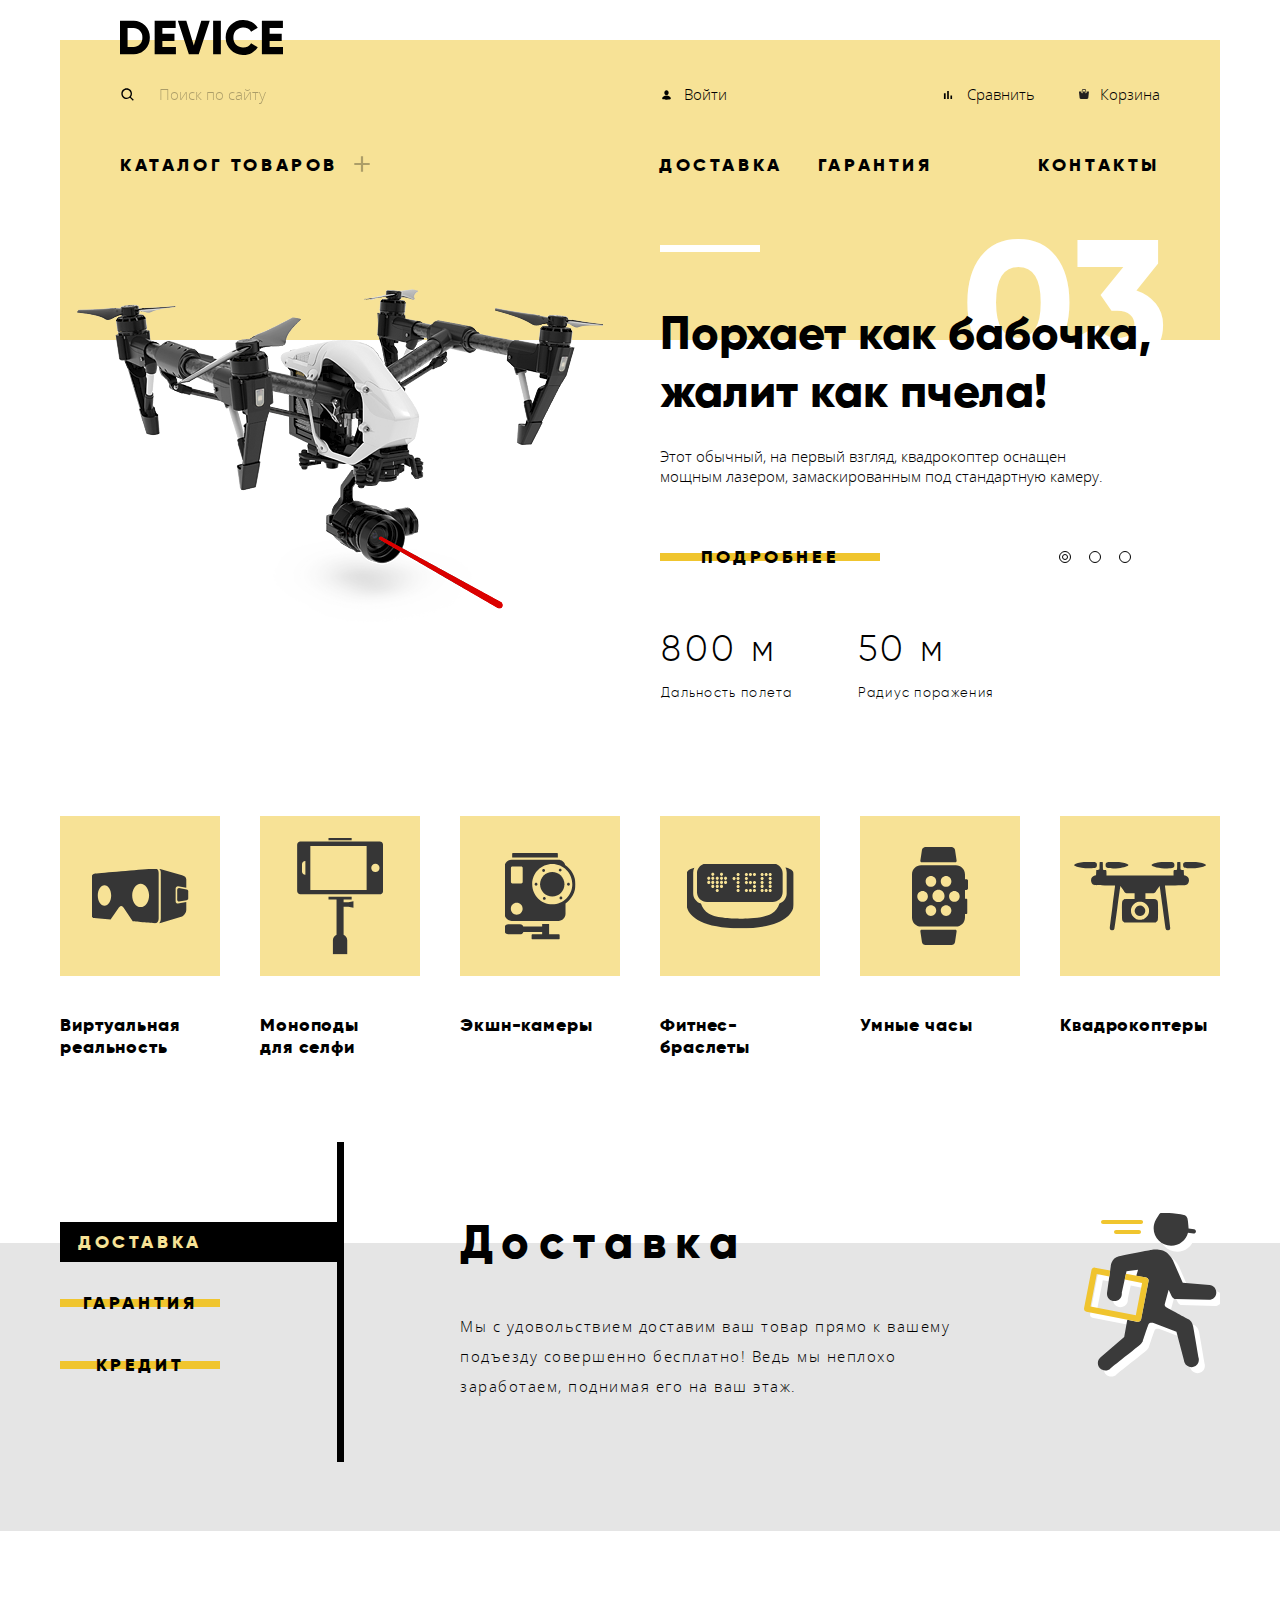
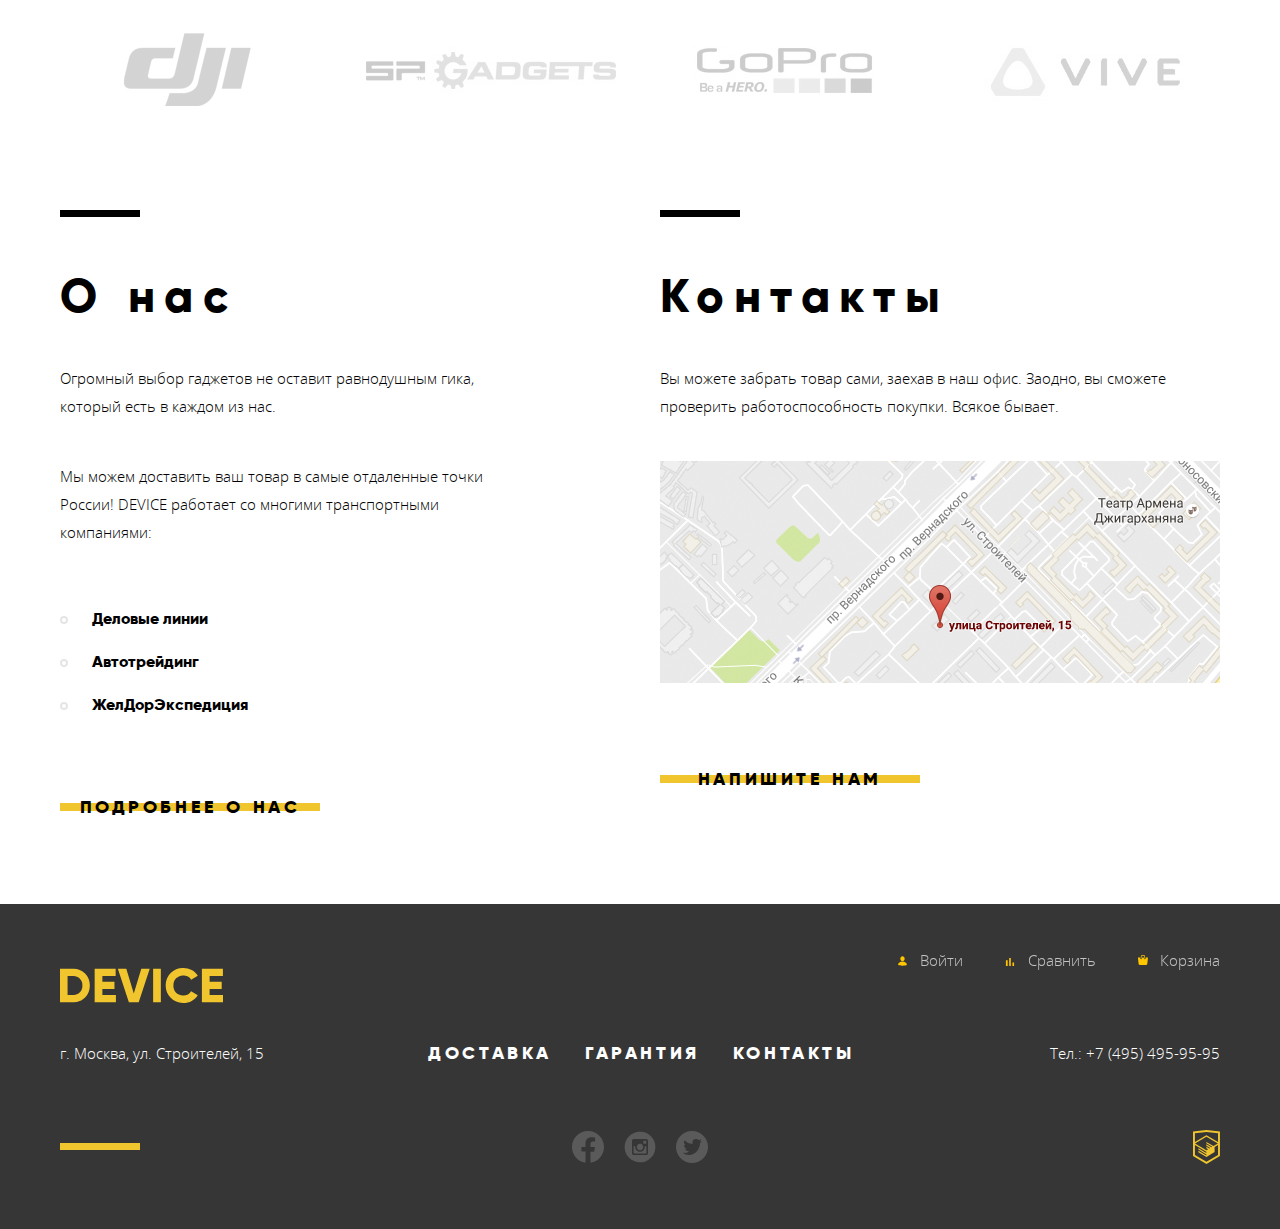
<file: index.html>
<!DOCTYPE html>
<html class="page" lang="ru">

<head>
  <meta charset="utf-8">
  <title>Интернет-магазин фототехники Девайс</title>
  <link rel="stylesheet" href="css/normalize.min.css">
  <link rel="stylesheet" href="css/style.min.css">
  <link rel="icon" href="favicon.ico">
  <link rel="icon" href="img/favicon/favicon.svg" type="image/svg+xml">
  <link rel="apple-touch-icon" href="img/favicon/favicon-180.png">
</head>

<body class="page-body">
  <header class="main-header container">
    <nav class="main-navigation">
      <a class="main-header-logo"><img src="img/device-logo-black.svg" width="163" height="35"
          alt="Логотип магазина Device">
      </a>

      <form class="search">
        <label class="visually-hidden" for="search-site">Поиск</label>
        <input type="text" class="search-site" id="search-site" name="search" value="Поиск по сайту">
        <button class="search-button" type="submit">Найти</button>
      </form>
      <div class="account-menu">
        <a class="link login-link" href="blank.html"><span></span>Войти</a>
        <a class="link compare" href="blank.html"><span></span>Сравнить</a>
        <a class="link basket" href="blank.html"><span></span>Корзина</a>
      </div>

      <ul class="catalog">
        <li class="menu-decor">
          <a class="link menu" href="catalog.html"><span>Каталог товаров</span></a>
          <ul class="catalog-items">
            <li><a class="link opacity-hover opacity-active" href="catalog.html">Виртуальная реальность</a></li>
            <li><a class="link opacity-hover opacity-active" href="catalog.html">Моноподы для селфи</a></li>
            <li><a class="link opacity-hover opacity-active" href="catalog.html">Экшн-камеры</a></li>
            <li><a class="link opacity-hover opacity-active" href="catalog.html">Фитнес-браслеты</a></li>
            <li><a class="link opacity-hover opacity-active" href="catalog.html">Умные часы</a></li>
            <li><a class="link opacity-hover opacity-active" href="catalog.html">Квадрокоптер</a></li>
          </ul>
        </li>
        <li class="menu-delivery"><a class="link menu  opacity-hover opacity-active" href="blank.html">Доставка</a></li>
        <li class="menu-guarantee"><a class="link menu  opacity-hover opacity-active" href="blank.html">Гарантия</a>
        </li>
        <li class="menu-contacts"><a class="link menu opacity-hover opacity-active" href="blank.html">Контакты</a></li>
      </ul>
    </nav>
  </header>

  <main>

    <h1 class="title-hidden">Интернет-магазин фототехники Девайс</h1>

    <section class="sliders">
      <h2 class="title-hidden">Товар дня</h2>
      <div class="slide container">
        <div class="slider">
          <a><img src="img/content/long-selfie-stick.svg" width="384" height="486"
              alt="Самая длинная селфи-палкa 8,5 метров">
          </a>
          <div class="slider-info-area">
            <span class="slider-count">01</span>
            <p class="slider-caption"> Делай селфи, <br>
              как Бен Стиллер!</p>
            <p class="main-slider-text">Самая длинная палка для селфи доступна в нашем магазине.<br>
              Восемь (Восемь, Карл!) метров длиной и весом всего 5 килограмм.</p>
            <a class="link style-button" href="blank.html">Подробнее</a>
            <table class="table">
              <tr class="table-header table-header-first">
                <td>8,5 м</td>
                <td>5 кг</td>
                <td>Карбон</td>
              </tr>
              <tr class="table-row">
                <td>Длина палки</td>
                <td>Вес палки</td>
                <td>Материал</td>
              </tr>
            </table>
          </div>
        </div>
      </div>

      <div class="slide container">
        <div class="slider">
          <a><img class="photo-area" src="img/content/fitness-bracelet.svg" width="345" height="485"
              alt="Фитнес-браслет">
          </a>
          <div class="slider-info-area">
            <span class="slider-count">02</span>
            <p class="slider-caption">Худеем <br>
              правильно!</p>
            <p class="main-slider-text">Мотивирующие фитнес-браслеты помогут найти в себе силы <br>
              не пропускать занятия и соблюдать диету.</p>
            <a class="link style-button" href="blank.html">Подробнее</a>
            <table class="table">
              <tr class="table-header">
                <td>48 часов</td>
              </tr>
              <tr class="table-row">
                <td>Без подзарядки</td>
              </tr>
            </table>
          </div>
        </div>
      </div>

      <div class="slide container slide-current">
        <div class="slider">
          <a><img class="photo-area" src="img/content/quadcopter.svg" width="526" height="334" alt="Квадрокоптер">
          </a>
          <div class="slider-info-area">
            <span class="slider-count">03</span>
            <p class="slider-caption">Порхает как бабочка, <br>
              жалит как пчела!</p>
            <p class="main-slider-text">Этот обычный, на первый взгляд, квадрокоптер оснащен<br>
              мощным лазером, замаскированным под стандартную камеру.</p>
            <a class="link style-button" href="blank.html">Подробнее</a>
            <table class="table">
              <tr class="table-header table-header-third">
                <td>800 м</td>
                <td>50 м</td>
              </tr>
              <tr class="table-row">
                <td>Дальность полета</td>
                <td>Радиус поражения</td>
              </tr>
            </table>
          </div>
        </div>
      </div>

      <div class="container">
        <ul class="slider-buttons">
          <li>
            <button class="slider-button current" type="button" aria-label="Первый слайд"></button>
          </li>
          <li>
            <button class="slider-button " type="button" aria-label="Второй слайд"></button>
          </li>
          <li>
            <button class="slider-button" type="button" aria-label="Третий слайд"></button>
          </li>
        </ul>
      </div>
    </section>



    <section class="popular-services container">

      <h2>Services</h2>

      <ul class="services-table">
        <li class="services"> <a class="link services-link" href="catalog.html">
            <div class="services-background"><img src="img/popular-1.svg" width="97" height="55" alt="Иконка раздела">
            </div>
            <h3 class="services-subtitle">Виртуальная реальность</h3>
          </a>
        </li>
        <li class="services"> <a class="link services-link" href="catalog.html">
            <div class="services-background"><img src="img/popular-2.svg" width="88" height="117" alt="Иконка раздела">
            </div>
            <h3 class="services-subtitle">Моноподы для&nbsp;селфи</h3>
          </a>
        </li>
        <li class="services"> <a class="link services-link" href="catalog.html">
            <div class="services-background"><img src="img/popular-3.svg" width="71" height="87" alt="Иконка раздела">
            </div>
            <h3 class="services-subtitle">Экшн-камеры</h3>
          </a>
        </li>
        <li class="services"> <a class="link services-link" href="catalog.html">
            <div class="services-background"><img src="img/popular-4.svg" width="107" height="65" alt="Иконка раздела">
            </div>
            <h3 class="services-subtitle">Фитнес-браслеты</h3>
          </a>
        </li>
        <li class="services"> <a class="link services-link" href="catalog.html">
            <div class="services-background"><img src="img/popular-5.svg" width="56" height="98" alt="Иконка раздела">
            </div>
            <h3 class="services-subtitle">Умные часы</h3>
          </a>
        </li>
        <li class="services"> <a class="link services-link" href="catalog.html">
            <div class="services-background"><img src="img/popular-6.svg" width="132" height="69" alt="Иконка раздела">
            </div>
            <h3 class="services-subtitle">Квадрокоптеры</h3>
          </a>
        </li>
      </ul>
    </section>
    <section class="features">

      <h2>Условия покупки</h2>

      <div class="features-area container">
        <ul class="features-list">
          <li class="current"><a class="link  features-button-current " href="blank.html">Доставка</a></li>
          <li><a class="link  style-button features-style-button" href="blank.html">Гарантия</a></li>
          <li><a class="link style-button features-style-button" href="blank.html">Кредит</a></li>
        </ul>

        <div class="features-info-area">
          <div class="features-slide features-slide-current">
            <div class="features-info-item">
              <div>
                <h3 class="section-caption"> Доставка</h3>
                <p class="slider-text">Мы с удовольствием доставим ваш товар прямо к вашему
                  подъезду совершенно бесплатно! Ведь мы неплохо
                  заработаем, поднимая его на ваш этаж.</p>
              </div>
              <img class="decor-img" src="img/delivery.svg" width="136" height="164" alt="Декоративное изображение">
            </div>
          </div>

          <div class="features-slide">
            <div class="features-info-item">
              <div>
                <h3 class="section-caption"> Гарантия</h3>
                <p class="slider-text">Если из-за возгорания купленного у нас товара у вас сгорит дом —
                  не переживайте, мы выдадим вам новый.
                  Товар, не дом, конечно же.</p>
              </div>
              <img class="decor-img" src="img/warranty.svg" width="171" height="195" alt="Декоративное изображение">
            </div>
          </div>

          <div class="features-slide ">
            <div class="features-info-item">
              <div>
                <h3 class="section-caption"> Кредит</h3>
                <p class="slider-text">Залезть в долговую яму стало проще! Кредитные консультанты
                  подберут для вас наиболее выгодные
                  условия кредита. Выгодные для нашего банка, разумеется.</p>
              </div>
              <img class="decor-img" src="img/credit.svg" width="156" height="188" alt="Декоративное изображение">
            </div>
          </div>
        </div>
      </div>
    </section>

    <section class="company-logo container">
      <h2>Компании производители</h2>
      <ul class="company-area">
        <li class="logo-adv"> <a><img src="img/logo-dji.png" width="260" height="100" alt="Логотип компании DGI"></a>
        </li>
        <li class="logo-adv"> <a><img src="img/logo-spgadgets.png" width="260" height="100"
              alt="Логотип компании SPGadgets"></a>
        </li>
        <li class="logo-adv"> <a><img src="img/logo-gopro.png" width="260" height="100"
              alt="Логотип компании GoPro"></a>
        </li>
        <li class="logo-adv"> <a><img src="img/logo-vive.png" width="260" height="100" alt="Логотип компании Vive"></a>
        </li>
      </ul>
    </section>

    <div class="info-area container">
      <section class="about-us">
        <h2>О нас</h2>
        <p class="text">Огромный выбор гаджетов не оставит равнодушным гика,
          который есть в каждом из нас.</p>
        <p class="text">Мы можем доставить ваш товар в самые отдаленные точки
          России! DEVICE работает со многими транспортными компаниями:</p>
        <ul class="list-transport-company">
          <li class="transport-company">Деловые линии</li>
          <li class="transport-company">Автотрейдинг</li>
          <li class="transport-company">ЖелДорЭкспедиция</li>
        </ul>
        <a class=" link style-button" href="blank.html">Подробнее о нас</a>
      </section>
      <section class="contacts">
        <h2>Контакты</h2>
        <p class="text">Вы можете забрать товар сами, заехав в наш офис. Заодно, вы сможете
          проверить работоспособность покупки. Всякое бывает.</p>
        <a
          href="https://www.google.ru/maps/place/%D1%83%D0%BB.+%D0%A1%D1%82%D1%80%D0%BE%D0%B8%D1%82%D0%B5%D0%BB%D0%B5%D0%B9,+15,+%D0%9C%D0%BE%D1%81%D0%BA%D0%B2%D0%B0,+119311/@55.687031,37.5274293,17z/data=!3m1!4b1!4m5!3m4!1s0x46b54cf65f5c8955:0x694710ccd55501e!8m2!3d55.687031!4d37.529618?hl=ru"><img
            src="img/content/map.jpg" width="560" height="222" alt="Карта офиса по адресу улица Строителей, 15"></a>
        <a class="link style-button" href="blank.html">Напишите нам</a>
      </section>
    </div>

  </main>


  <footer class="main-footer">

    <div class="footer-area">
      <a class="main-logo opacity-hover opacity-active"><img src="img/device-logo-yellow.svg" width="163" height="35"
          alt="Логотип магазина Device"> </a>

      <section class="footer-menu">
        <h2>Функции сайта</h2>
        <a class="link  nav-footer footer-login-link " href="blank.html"><span>Войти</span></a>
        <a class="link  nav-footer footer-compare" href="blank.html"><span>Сравнить</span></a>
        <a class="link  nav-footer footer-basket" href="blank.html"><span>Корзина</span></a>
      </section>
      <section class="address-area">
        <h2>Адрес компании</h2>
        <p class="footer-address">г. Москва, ул. Строителей, 15
        </p>
      </section>


      <section class="footer-features">
        <h2> Условия покупки</h2>
        <ul class="footer-feature-list">
          <li><a class="link opacity-hover opacity-active" href="blank.html">Доставка</a>
          </li>
          <li><a class="link opacity-hover opacity-active" href="blank.html">Гарантия</a>
          </li>
          <li><a class="link opacity-hover opacity-active" href="blank.html">Контакты</a>
          </li>
        </ul>
      </section>

      <section class="contacts-phone-area">
        <h2>Контактный номер</h2>
        <p>Тел.: <a class="link contacts-phone" href="tel:+74954959595">+7 (495) 495-95-95</a>
        </p>
      </section>

      <section class="social">
        <h2> Социальные сети</h2>
        <ul class="social-list">
          <li>
            <a class="link social-button" href="#"><img src="img/icon-facebook.svg" width="32" height="32"
                alt="Фейсбук"></a>
          </li>
          <li>
            <a class="link social-button" href="#"><img src="img/icon-instagram.svg" width="32" height="32"
                alt="Инстаграм"></a>
          </li>
          <li>
            <a class="link social-button" href="#"><img src="img/icon-twitter.svg" width="32" height="32"
                alt="Твиттер"></a>
          </li>
        </ul>
      </section>

      <div class="logo-area">
        <p class="footer-copyright opacity-hover opacity-active">
          <a href="https://htmlacademy.ru/intensive/htmlcss"><img src="img/logo-html-academy.svg" width="27" height="34"
              alt="Логотип HTML-Academy"></a>
        </p>
      </div>
    </div>

  </footer>

  <section class=" modal form-wrapper">
    <h2 class="visually-hidden"> Напишите нам</h2>
    <form action="https://echo.htmlacademy.ru" method="post" class="form">
      <p class=" appointment form-appointment-name">
        <label for="appointment-name">Ваше имя:</label>
        <input class="appointment-name" id="appointment-name" type="text" name="name" placeholder="Имя Фамилия">
      </p>
      <p class="appointment form-appointment-email">
        <label for="appointment-email">Ваш e-mail:</label>
        <input class="appointment-email" id="appointment-email" type="email" name="email"
          placeholder="email@example.com">
      </p>
      <p class=" appointment form-appointment-text">
        <label for="appointment-text">Текст письма:</label>
        <textarea class="appointment-text" id="appointment-text" name="text" placeholder="В свободной форме"></textarea>
      </p>
      <button class="style-button form-appointment-button" type="submit">Отправить</button>
      <button class="button-closed" type="button" aria-label="Закрыть"></button>
    </form>
  </section>


  <section class="modal modal-map">
    <h2 class="visually-hidden"> Карта </h2>
    <a
      href="https://www.google.ru/maps/place/%D1%83%D0%BB.+%D0%A1%D1%82%D1%80%D0%BE%D0%B8%D1%82%D0%B5%D0%BB%D0%B5%D0%B9,+15,+%D0%9C%D0%BE%D1%81%D0%BA%D0%B2%D0%B0,+119311/@55.687031,37.5274293,17z/data=!3m1!4b1!4m5!3m4!1s0x46b54cf65f5c8955:0x694710ccd55501e!8m2!3d55.687031!4d37.529618?hl=ru"><img
        src="img/content/map-big.jpg" width="994" height="593" alt="Карта офиса по адресу улица Строителей, 15"></a>
    <button class="button-closed" type="button" aria-label="Закрыть"></button>
  </section>

</body>
</html>
</file>
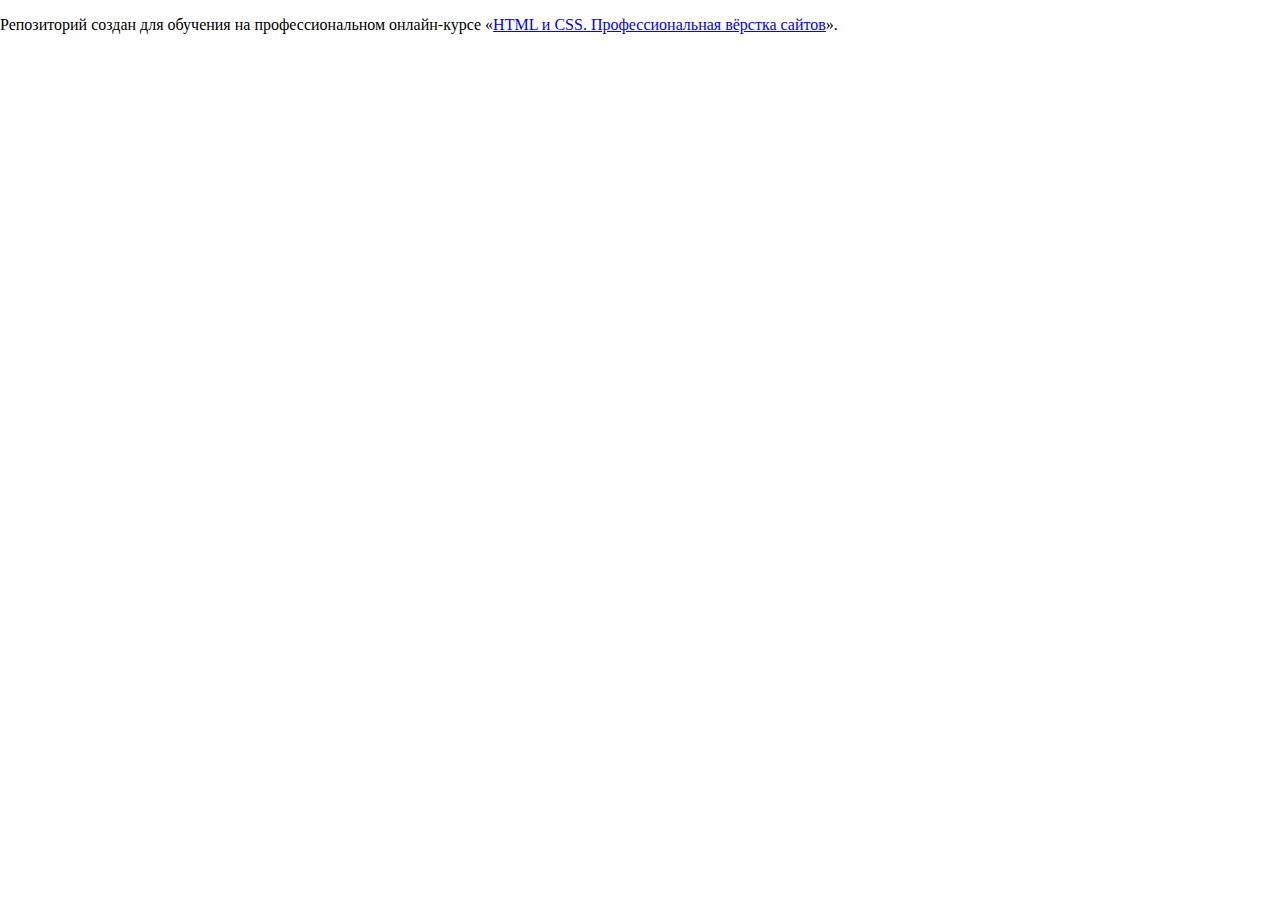
<file: blank.html>
<!DOCTYPE html>
<html lang="ru">

<head>
  <meta charset="utf-8">
  <title>Интернет-магазин фототехники Девайс</title>
  <link rel="stylesheet" href="css/normalize.min.css">
  <link rel="stylesheet" href="css/style.min.css">
  <link rel="icon" href="favicon.ico">
  <link rel="icon" href="img/favicon/favicon.svg" type="image/svg+xml">
  <link rel="apple-touch-icon" href="img/favicon/favicon-180.png">
</head>


<body>
  <header></header>
  <main>
    <p>Репозиторий создан для обучения на профессиональном онлайн‑курсе «<a
        href="https://htmlacademy.ru/intensive/htmlcss">HTML и CSS. Профессиональная вёрстка сайтов</a>».</p>
  </main>
  <footer></footer>
</body>

</html>
</file>
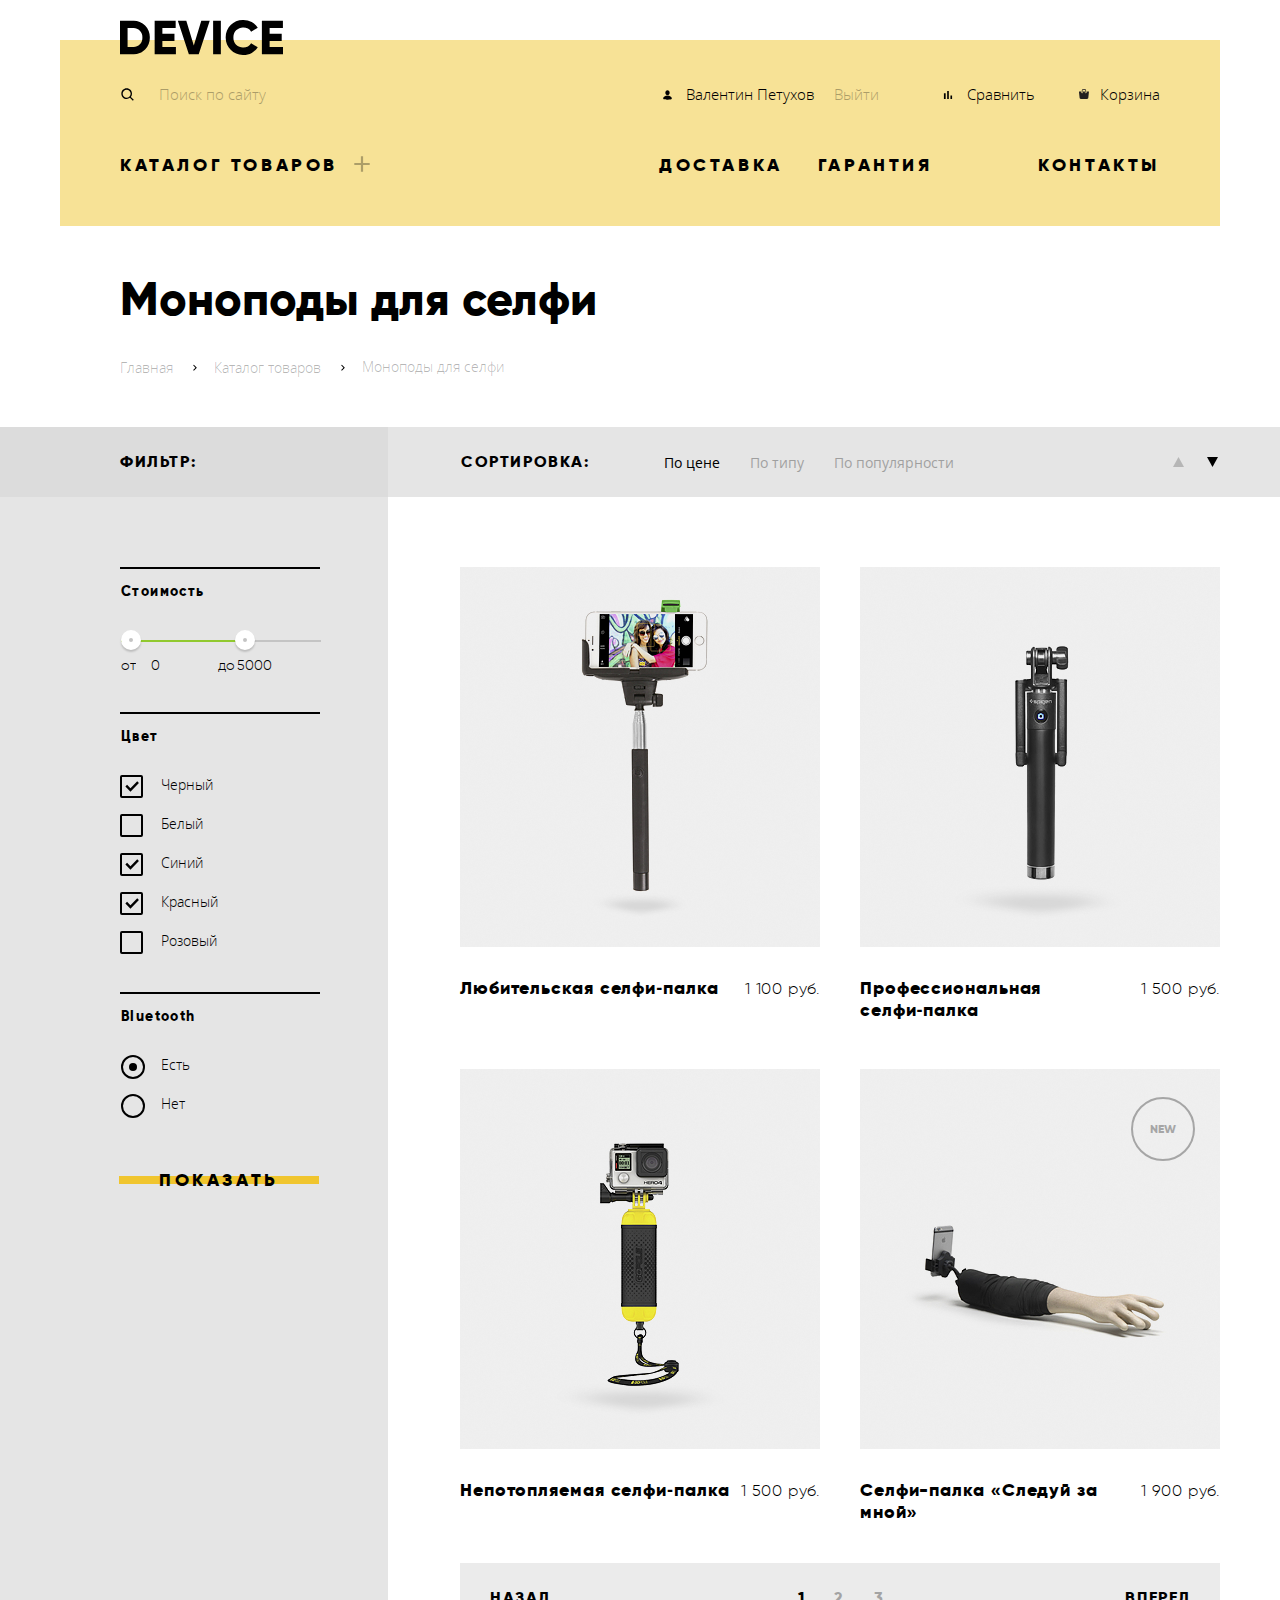
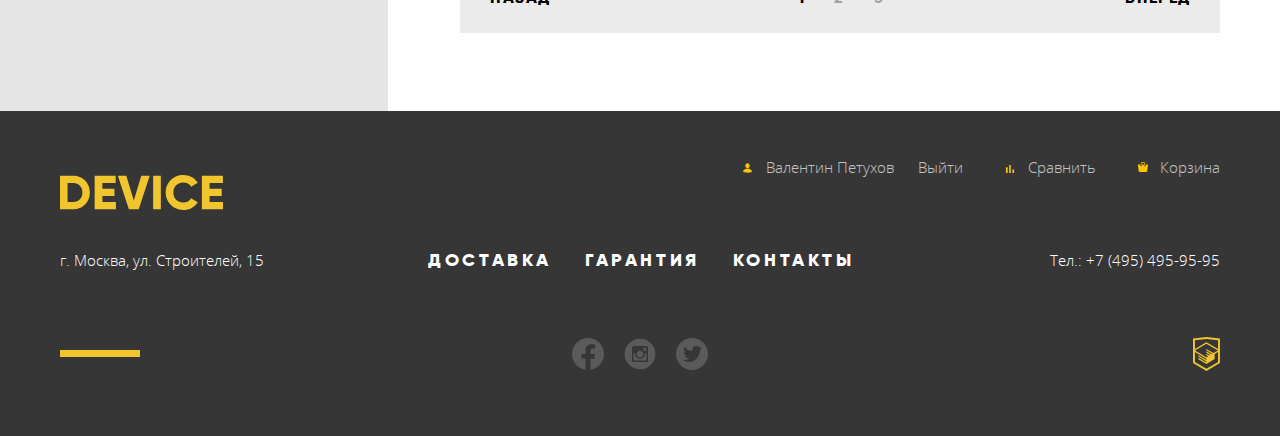
<file: catalog.html>
<!DOCTYPE html>
<html class="page" lang="ru">

<head>
  <meta charset="utf-8">
  <title>Интернет-магазин фототехники Девайс</title>
  <link rel="stylesheet" href="css/normalize.min.css">
  <link rel="stylesheet" href="css/style.min.css">
  <link rel="icon" href="favicon.ico">
  <link rel="icon" href="img/favicon/favicon.svg" type="image/svg+xml">
  <link rel="apple-touch-icon" href="img/favicon/favicon-180.png">
</head>

<body class="page-body">

  <header class="main-header container">
    <nav class="main-navigation-catalog">
      <a class="main-header-logo opacity-hover opacity-active" href="index.html"><img src="img/device-logo-black.svg"
          width="163" height="35" alt="Логотип магазина Device">
      </a>
      <form class="search">
        <label class="visually-hidden" for="search-site">Поиск</label>
        <input type="text" class="search-site" id="search-site" name="search" value="Поиск по сайту">
        <button class="search-button" type="submit">Найти</button>
      </form>

      <div class="account-menu">
        <a class="link login opacity-hover opacity-active" href="blank.html">Валентин Петухов</a>
        <a class="link logout opacity-hover opacity-active" href="blank.html">Выйти</a>
        <a class="link compare opacity-hover opacity-active" href="blank.html">Сравнить</a>
        <a class="link basket opacity-hover opacity-active" href="blank.html">Корзина</a>
      </div>
      <ul class="catalog">
        <li class="menu-decor">
          <a class="link menu" href="catalog.html"><span>Каталог товаров</span></a>
          <ul class="catalog-items">
            <li><a class="link opacity-hover opacity-active" href="blank.html">Виртуальная реальность</a></li>
            <li><a class="link opacity-hover opacity-active" href="catalog.html">Моноподы для селфи</a></li>
            <li><a class="link opacity-hover opacity-active" href="blank.html">Экшн-камеры</a></li>
            <li><a class="link opacity-hover opacity-active" href="blank.html">Фитнес-браслеты</a></li>
            <li><a class="link opacity-hover opacity-active" href="blank.html">Умные часы</a></li>
            <li><a class="link opacity-hover opacity-active" href="blank.html">Квадрокоптер</a></li>
          </ul>
        </li>
        <li class="menu-delivery"><a class="link menu opacity-hover opacity-active" href="blank.html">Доставка</a></li>
        <li class="menu-guarantee"><a class="link menu opacity-hover opacity-active" href="blank.html">Гарантия</a>
        </li>
        <li class="menu-contacts"><a class="link menu opacity-hover opacity-active" href="blank.html">Контакты</a></li>
      </ul>
    </nav>

  </header>

  <main class="page-catalog">
    <div class="container">

      <h1 class="page-title">Моноподы для селфи</h1>

      <ul class="breadcrumbs">
        <li><a class="link" href="index.html">Главная</a></li>
        <li><a class="link" href="blank.html">Каталог товаров</a></li>
        <li class="breadcrumbs-current">Моноподы для селфи</li>
      </ul>
    </div>

    <div class="catalog-area">
      <div class="filter-title-area">

        <h2>Фильтр:</h2>

      </div>
      <section class="filter">
        <form method="get" action="https://echo.htmlacademy.ru" class="filter-position" target="_blank">
          <fieldset class="filter-item">
            <legend>Стоимость</legend>
            <div class="range-filter">
              <div class="range-controls">
                <div class="scale">
                  <div class="bar"></div>
                </div>
                <div class="toggle toggle-min" tabindex="0"></div>
                <div class="toggle toggle-max" tabindex="0"></div>
              </div>
              <div class="price-controls">
                <label class="min-price">от<input type="number" name="min-price" value="0">
                </label>
                <label class="max-price">до<input type="number" name="max-price" value="5000">
                </label>
              </div>
            </div>
          </fieldset>

          <fieldset class="filter-item">
            <legend>Цвет</legend>
            <ul>
              <li class="filter-option filter-checkbox">
                <input class="filter-input-checkbox filter-input visually-hidden" type="checkbox" name="monopod-black"
                  id="filter-black" checked>
                <label for="filter-black">Черный</label>
              </li>
              <li class="filter-option filter-checkbox">
                <input class="filter-input-checkbox filter-input visually-hidden" type="checkbox" name="monopod-white"
                  id="filter-white">
                <label for="filter-white">Белый</label>
              </li>
              <li class="filter-option filter-checkbox">
                <input class="filter-input-checkbox filter-input visually-hidden" type="checkbox" name="monopod-blue"
                  id="filter-blue" checked>
                <label for="filter-blue">Синий</label>
              </li>
              <li class="filter-option filter-checkbox">
                <input class="filter-input-checkbox filter-input visually-hidden" type="checkbox" name="monopod-red"
                  id="filter-red" checked>
                <label for="filter-red">Красный</label>
              </li>
              <li class="filter-option filter-checkbox">
                <input class="filter-input-checkbox filter-input visually-hidden" type="checkbox" name="monopod-pink"
                  id="filter-pink">
                <label for="filter-pink">Розовый</label>
              </li>
            </ul>
          </fieldset>

          <fieldset class="filter-item">
            <legend>Bluetooth</legend>
            <ul>
              <li class="filter-option filter-radio">
                <input class="filter-input-radio filter-input visually-hidden" type="radio" name="bluetooth" value="yes"
                  id="filter-yes" checked>
                <label for="filter-yes">Есть</label>
              </li>
              <li class="filter-option filter-radio">
                <input class="filter-input-radio filter-input visually-hidden" type="radio" name="bluetooth" value="no"
                  id="filter-no">
                <label for="filter-no">Нет</label>
              </li>
            </ul>

          </fieldset>
          <button class="style-button" type="submit" aria-label="Показ отфильтрованных товаров">Показать</button>
        </form>

      </section>
      <section class="sorting">

        <h2>Сортировка:</h2>

        <ul class="sorting-list">
          <li class="sorting-cost"><a>По цене</a></li>
          <li class="sorting-type"><a href="#">По типу</a></li>
          <li class="sorting-popular"><a href="#">По популярности</a></li>
        </ul>
        <ul class="button-sorting-list">
          <li class="button-sorting button-sorting-up"><a href="#" aria-label="Сортировка снизу верх"></a></li>
          <li class="button-sorting button-sorting-down"><a href="#" aria-label="Сортировка сверху вниз"></a></li>
        </ul>

      </section>
      <section class="catalog-list">

        <h2>Список моноподов для селфи</h2>

        <ul class="catalog-list-area list-reset">
          <li>
            <article class="catalog-item">
              <div class="catalog-item-img">
                <img src="img/content/amateur-selfie-stick.jpg" width="360" height="380"
                  alt="Любительская селфи-палка ">

                <div class="catalog-item-function">
                  <a class="style-button button-basket" href="#"
                    aria-label="Добавить любительскую селфи-палку в корзину">В корзину</a>
                  <a class="catalog-compare" href="#"
                    aria-label="Добавить любительскую селфи-палку к сравнению">Добавить к сравнению</a>
                </div>
              </div>
              <div class="catalog-item-info">
                <a href="Любительская-селфи-палка.html">
                  <h3>Любительская селфи&#8209;палка</h3>
                </a>
                <span class="catalog-price">1 100 руб.</span>
              </div>
            </article>
          </li>

          <li>
            <article class="catalog-item">
              <div class="catalog-item-img">
                <img src="img/content/proff-selfie-stick.jpg" width="360" height="380" alt="Профессиональная селфи-палка">
                <div class="catalog-item-function">
                  <a class="style-button button-basket" href="#"
                    aria-label="Добавить профессиональную селфи-палку в корзину">В корзину</a>
                  <a class="catalog-compare" href="#"
                    aria-label="Добавить профессиональную селфи-палку к сравнению">Добавить к сравнению</a>
                </div>
              </div>
              <div class="catalog-item-info">
                <a href="Профессиональная-селфи-палка.html">
                  <h3>Профессиональная селфи&#8209;палка</h3>
                </a>
                <span class="catalog-price">1 500 руб.</span>
              </div>
            </article>
          </li>

          <li>
            <article class="catalog-item">
              <div class="catalog-item-img">
                <img src="img/content/water-selfie-stick.jpg" width="360" height="380" alt="Непотопляемая селфи-палка">

                <div class="catalog-item-function">
                  <a class="style-button button-basket" href="#"
                    aria-label="Добавить непотопляемую селфи-палку в корзину">В корзину</a>
                  <a class="catalog-compare" href="#"
                    aria-label="Добавить непотопляемую селфи-палку к сравнению">Добавить к сравнению</a>
                </div>
              </div>
              <div class="catalog-item-info">
                <a href="Непотопляемая-селфи-палка.html">
                  <h3>Непотопляемая селфи&#8209;палка</h3>
                </a>
                <span class="catalog-price">1 500 руб.</span>
              </div>
            </article>
          </li>

          <li>
            <article class="catalog-item">
              <div class="catalog-item-img current-new">
                <img src="img/content/hand-selfie-stick.jpg" width="360" height="380" alt="Селфи-палка «Следуй за мной»">
                <div class="catalog-item-function">
                  <a class="style-button button-basket" href="#"
                    aria-label="Добавить селфи-палку «Следуй за мной» в корзину">В корзину</a>
                  <a class="catalog-compare" href="#"
                    aria-label="Добавить селфи-палку «Следуй за мной» к сравнению">Добавить к сравнению</a>
                </div>
              </div>
              <div class="catalog-item-info">
                <a href="Селфи-палка-Следуй-за-мной».html">
                  <h3>Селфи-палка &laquo;Следуй за мной&raquo;</h3>
                </a>
                <span class="catalog-price">1 900 руб.</span>
              </div>

            </article>
          </li>
        </ul>

      </section>
      <section class="navigation">
        <h2>Навигация</h2>
        <ul class="navigation-area">
          <li>
            <a class="navigation-back disabled" href="#">Назад</a>
          </li>
          <li>
            <ul class="navigation-count">
              <li>
                <a>1</a>
              </li>
              <li>
                <a class="navigation-inactivated" href="#">2</a>
              </li>
              <li>
                <a class="navigation-inactivated" href="#">3</a>
              </li>
            </ul>
          </li>
          <li>
            <a class="navigation-forvard" href="#">Вперед</a>
          </li>
        </ul>
      </section>
    </div>

  </main>

  <footer class="main-footer">

    <div class="footer-area">
      <a class="main-logo opacity-hover opacity-active"><img src="img/device-logo-yellow.svg" width="163" height="35"
          alt="Логотип магазина Device"> </a>

      <section class="footer-menu">
        <h2>Функции сайта</h2>
        <a class="link nav-footer user-footer" href="blank.html"><span>Валентин Петухов</span></a>
        <a class="link  nav-footer logout-footer" href="blank.html"><span>Выйти</span></a>
        <a class="link  nav-footer footer-compare" href="blank.html"><span>Сравнить</span></a>
        <a class="link  nav-footer footer-basket" href="blank.html"><span>Корзина</span></a>
      </section>

      <section class="address-area">
        <h2>Адрес компании</h2>
        <p class="footer-address">г. Москва, ул. Строителей, 15
        </p>
      </section>

      <section class="footer-features">
        <h2> Условия покупки</h2>
        <ul class="footer-feature-list">
          <li><a class="link opacity-hover opacity-active" href="blank.html">Доставка</a>
          </li>
          <li><a class="link opacity-hover opacity-active" href="blank.html">Гарантия</a>
          </li>
          <li><a class="link opacity-hover opacity-active" href="blank.html">Контакты</a>
          </li>
        </ul>
      </section>

      <section class="contacts-phone-area">
        <h2>Контактный номер</h2>
        <p>Тел.: <a class="link contacts-phone" href="tel:+74954959595">+7 (495) 495-95-95</a>
        </p>
      </section>

      <section class="social">
        <h2> Социальные сети</h2>
        <ul class="social-list">
          <li>
            <a class="link social-button" href="#"><img src="img/icon-facebook.svg" width="32" height="32"
                alt="Фейсбук"></a>
          </li>
          <li>
            <a class="link social-button" href="#"><img src="img/icon-instagram.svg" width="32" height="32"
                alt="Инстаграм"></a>
          </li>
          <li>
            <a class="link social-button " href="#"><img src="img/icon-twitter.svg" width="32" height="32"
                alt="Твиттер"></a>
          </li>
        </ul>
      </section>

      <div class="logo-area">
        <p class="footer-copyright opacity-hover opacity-active">
          <a href="https://htmlacademy.ru/intensive/htmlcss"><img src="img/logo-html-academy.svg" width="27" height="34"
              alt="Логотип HTML-Academy"></a>
        </p>
      </div>
    </div>

  </footer>
</body>

</html>
</file>
<file: css/style.min.css>
@font-face{font-family:"Gilroy";font-weight:800;font-style:normal;src:url(../fonts/gilroyextrabold.woff2) format("woff2"),url(../fonts/gilroyextrabold.woff) format("woff")}@font-face{font-family:"Gilroy";font-weight:300;font-style:normal;src:url(../fonts/gilroylight.woff2) format("woff2"),url(../fonts/gilroylight.woff) format("woff")}@font-face{font-family:"Open Sans";font-weight:400;font-style:normal;src:url(../fonts/opensans.woff2) format("woff2"),url(../fonts/opensans.woff) format("woff")}@font-face{font-family:"Open Sans";font-weight:300;font-style:normal;src:url(../fonts/opensanslight.woff2) format("woff2"),url(../fonts/opensanslight.woff) format("woff")}:root{--basic-black:#000000;--basic-dark:#363636;--basic-grey:#464646;--grey-search-button:#4C4C4C;--basic-half-grey:#7E7E7E;--basic-grey-light:#E5E5E5;--grey-form-light:#F2F2F2;--grey-filter-header:#DCDCDC;--grey-form-dark:#EAEAEA;--grey-form-text:#8C8C8C;--grey-catalog-navigation:#EBEBEB;--grey-navigation-effect:#D9D9D9;--basic-white:#FFFFFF;--special-yellow-dark:#F0C52E;--special-yellow-light:#F7E296;--special-green:#91C92F;--status-pink-light:#F6DADA}.list-reset{list-style:none}.page{height:100%}.page-body{font-family:"Open Sans",Arial,sans-serif;font-style:normal;font-weight:300;font-size:15px;line-height:20px;color:var(--basic-black);min-height:100%;display:-ms-grid;display:grid;-ms-grid-rows:-webkit-min-content 1fr -webkit-min-content;-ms-grid-rows:min-content 1fr min-content;grid-template-rows:-webkit-min-content 1fr -webkit-min-content;grid-template-rows:min-content 1fr min-content;-ms-flex-line-pack:center;align-content:center;width:auto}.container{width:1160px;margin:0 auto;padding:0 20px}.link{text-decoration:none;color:var(--basic-black);display:inline;height:-webkit-min-content;height:-moz-min-content;height:min-content}.about-us ul,.catalog,.catalog ul,.company-logo ul,.features ul,.footer-features ul,.services,.slider-buttons,.social a,.social ul{list-style:none}.appointment-button,.features ul,.footer-features a,.menu{font-family:"Gilroy",Arial,sans-serif;font-style:normal;font-weight:800;font-size:18px;line-height:22px;letter-spacing:.2em;text-transform:uppercase}.address-area h2,.catalog-list h2,.company-logo h2,.contacts-phone-area h2,.features h2,.footer-features h2,.footer-menu h2,.navigation h2,.popular-services h2,.social h2,.title-hidden,.visually-hidden{position:absolute;width:1px;height:1px;margin:-1px;border:0;padding:0;white-space:nowrap;-webkit-clip-path:inset(100%);clip-path:inset(100%);clip:rect(0 0 0 0);overflow:hidden}.main-navigation{position:relative;background-color:var(--special-yellow-light);display:-ms-grid;display:grid;-ms-grid-columns:minmax(600px,auto) minmax(540px,auto);grid-template-columns:minmax(600px,auto) minmax(540px,auto);-ms-grid-rows:minmax(80px,auto) minmax(220px,auto);grid-template-rows:minmax(80px,auto) minmax(220px,auto);width:1160px;-webkit-box-sizing:border-box;box-sizing:border-box;margin:40px auto 0;min-height:300px}.main-navigation>:nth-child(1){-ms-grid-row:1;-ms-grid-column:1}.main-navigation>:nth-child(2){-ms-grid-row:1;-ms-grid-column:2}.main-navigation>:nth-child(3){-ms-grid-row:2;-ms-grid-column:1}.main-navigation>:nth-child(4){-ms-grid-row:2;-ms-grid-column:2}.main-navigation-catalog{background-color:var(--special-yellow-light);display:-ms-grid;display:grid;position:relative;-ms-grid-columns:minmax(600px,auto) minmax(540px,auto);grid-template-columns:minmax(600px,auto) minmax(540px,auto);-ms-grid-rows:minmax(80px,auto) minmax(106px,auto);grid-template-rows:minmax(80px,auto) minmax(106px,auto);width:1160px;-webkit-box-sizing:border-box;box-sizing:border-box;margin:40px auto 0;height:186px}.main-navigation-catalog>:nth-child(1){-ms-grid-row:1;-ms-grid-column:1}.main-navigation-catalog>:nth-child(2){-ms-grid-row:1;-ms-grid-column:2}.main-navigation-catalog>:nth-child(3){-ms-grid-row:2;-ms-grid-column:1}.main-navigation-catalog>:nth-child(4){-ms-grid-row:2;-ms-grid-column:2}.account-menu,.catalog{display:-webkit-box;display:-ms-flexbox;display:flex}.account-menu{-webkit-box-pack:end;-ms-flex-pack:end;justify-content:flex-end;-ms-grid-column:2;-ms-grid-column-span:1;grid-column:2/3;margin:44px 0 0;padding-right:60px}.catalog{position:relative;-ms-grid-column:1;-ms-grid-column-span:2;grid-column:1/3;margin:34px 0 0;background-color:var(--special-yellow-light);padding:0 60px 0 0}.menu-decor .menu{margin-left:60px;padding-right:40px;position:relative;z-index:1}.menu-decor{position:relative;margin-right:281px}.menu-decor>a::after{content:"";position:absolute;width:16px;height:16px;background-image:url(../img/icon/icon-plus.svg);background-repeat:no-repeat;background-position:0 0;right:8px;top:2px;pointer-events:none}.menu-decor:hover .catalog-items{visibility:visible}.menu-decor:focus-within .catalog-items{visibility:visible}.menu-contacts{margin-left:auto}.catalog-items{display:-ms-grid;display:grid;position:absolute;-ms-grid-columns:1.3fr 40px .96fr 40px 1.26fr 40px 2.5fr;grid-template-columns:1.3fr .96fr 1.26fr 2.5fr;-webkit-column-gap:40px;-moz-column-gap:40px;column-gap:40px;row-gap:16px;background-color:var(--special-yellow-light);padding:30px 60px 42px;width:1040px;z-index:3;visibility:hidden}.menu-guarantee{margin-left:35px}.catalog-items li:nth-child(1),.catalog-items li:nth-child(2),.catalog-items li:nth-child(3){-ms-grid-column:1;-ms-grid-column-span:1;grid-column:1/2}.catalog-items li:nth-child(4){-ms-grid-row:1;-ms-grid-row-span:1;grid-row:1/2}.catalog-items li:nth-child(5){-ms-grid-row:2;-ms-grid-row-span:1;grid-row:2/3}.catalog-items li:nth-child(4),.catalog-items li:nth-child(5){-ms-grid-column:2;-ms-grid-column-span:1;grid-column:2/3}.catalog-items li:nth-child(6){-ms-grid-column:3;-ms-grid-column-span:1;grid-column:3/4;-ms-grid-row:1;-ms-grid-row-span:1;grid-row:1/2}.catalog-features{display:-webkit-box;display:-ms-flexbox;display:flex;-webkit-box-pack:start;-ms-flex-pack:start;justify-content:flex-start;list-style:none;padding:0;margin-top:48px}.login-link{margin-right:210px;padding-left:25px;position:relative}.basket::before,.compare::before,.login-link::before{content:"";position:absolute;width:16px;height:16px;background-image:url(../img/icon/icon-user.svg);background-repeat:no-repeat;background-position:0 0;left:1px;top:4px}.login-link:hover{opacity:.6}.login-link:active{opacity:.3}.compare{margin-right:35px}.basket::before,.compare::before{background-image:url(../img/icon/icon-compare.svg);left:4px}.compare:hover{opacity:.6}.compare:active{opacity:.3}.basket,.compare{padding-left:30px;position:relative}.basket::before{background-image:url(../img/icon/icon-basket.svg);left:9px;top:5px}.basket:hover,.menu-decor a>span:hover,.search input:hover{opacity:.6}.basket:active,.menu-decor a>span:active{opacity:.3}.login::before,.main-header-logo{position:absolute;left:60px;top:-20px}.login{margin-right:20px;padding-left:25px}.logout{opacity:.3;margin-right:58px}.login,.search{position:relative}.login::before{content:"";width:16px;height:16px;background-image:url(../img/icon/icon-user.svg);background-repeat:no-repeat;background-position:0 0;left:0;top:4px}.search{-ms-grid-column:1;-ms-grid-column-span:1;grid-column:1/2;margin-top:29px;padding-left:63px}.search-button{position:relative;text-transform:uppercase;color:var(--basic-black);background-color:transparent;height:50px;width:84px;border:2px solid var(--basic-black);z-index:2;display:none}form.search:focus-within .search-button{display:inline}.search-button::before{content:"";position:absolute;width:356px;height:2px;background-color:var(--basic-black);right:82px;bottom:-2px}.search-button:active,.search-button:hover{background-color:var(--basic-black);color:var(--basic-white)}.search-button:active{color:var(--grey-form-text)}.search::before{content:"";position:absolute;width:16px;height:16px;background-image:url(../img/icon/icon-search.svg);background-repeat:no-repeat;background-position:0 0;left:60px;top:18px}.search input{position:relative;font-family:"Open Sans",Arial,sans-serif;font-style:normal;font-weight:300;font-size:15px;line-height:20px;opacity:.3;background-color:transparent;border:0;margin:0 36px;padding:0;height:50px;width:281px}.slider-count{font-family:"Gilroy",Arial,sans-serif;font-style:normal;font-weight:800;font-size:179px;line-height:219px;color:var(--basic-white);z-index:1}.slider-caption,.table-header,.table-row{font-family:"Gilroy",Arial,sans-serif;font-style:normal;color:var(--basic-black)}.slider-caption{font-weight:800;font-size:47px;line-height:58px;margin:93px 0 0;z-index:2}.table-header,.table-row{font-weight:300;font-size:36px;line-height:42px;letter-spacing:.1em}.table-row{font-size:13px;line-height:15px}.table-row td{padding-top:14px}.slider-info-area{display:-webkit-box;display:-ms-flexbox;display:flex;-webkit-box-orient:vertical;-webkit-box-direction:normal;-ms-flex-direction:column;flex-direction:column;position:relative}.slider{position:relative;display:-ms-grid;display:grid;-ms-grid-columns:1fr 40px 1fr;grid-template-columns:1fr 1fr;gap:40px;margin-top:-129px}.slide{display:none}.slider-count{position:absolute;right:52px;top:-17px}.slide-current{display:block}.main-slider-text{margin:26px 0 0}.slider-info-area .style-button{margin-top:52px;width:220px;padding:8px 0}.table{margin-top:51px;table-layout:fixed;width:444px;border-spacing:0}.table-header-first td:nth-child(1){width:36%}.table-header-first td:nth-child(2){width:31%}.table-header-third td:nth-child(1){width:44%}.slider img,.slider::before{-ms-grid-column:1;-ms-grid-column-span:1;grid-column:1/2}.slider-buttons{display:-webkit-box;display:-ms-flexbox;display:flex;position:relative;padding:0 101px 0 0;bottom:150px;width:60px;-webkit-box-pack:justify;-ms-flex-pack:justify;justify-content:space-between;margin:0 0 0 auto}.slider-button{position:absolute;width:12px;height:12px;cursor:pointer;padding:0}.slider-button,.slider-button.current::before,.slider-buttons .current{background-color:transparent;border:1px solid #000;border-radius:50%}.slider-button.current::before{position:absolute;content:"";width:4px;height:4px;left:2px;top:2px}.slider-buttons .current{width:12px;height:12px;cursor:pointer}.features a:active{color:var(--special-yellow-light)}.slider::before{content:"";position:absolute;width:100px;height:7px;background-color:var(--basic-white);background-repeat:no-repeat;background-position:0 0;top:34px;left:0;-ms-grid-column:2;grid-column:2/3}.services-table{display:-ms-grid;display:grid;padding:20px 0;-ms-grid-columns:1fr 40px 1fr 40px 1fr 40px 1fr 40px 1fr 40px 1fr;grid-template-columns:repeat(6,1fr);-webkit-column-gap:40px;-moz-column-gap:40px;column-gap:40px;margin-top:95px;margin-bottom:147px}.services-subtitle{margin-top:38px}.services-link{display:block}.services-link:hover .services-background{background-color:var(--special-yellow-dark)}.services-link:active .services-subtitle,.services-link:active img{opacity:.3}.services-background{background-color:var(--special-yellow-light);position:relative;width:160px;height:160px}.services-background img,.slider img{position:absolute;left:50%;top:50%;-webkit-transform:translate(-50%,-50%);-ms-transform:translate(-50%,-50%);transform:translate(-50%,-50%)}.features-area{display:-ms-grid;display:grid;background-color:var(--basic-grey-light);-ms-grid-columns:284px 116px 1fr;grid-template-columns:284px 1fr;gap:116px;margin-top:43px;min-height:288px}.features-info-item{display:-webkit-box;display:-ms-flexbox;display:flex;margin-top:-30px}.features-slide{display:none}.features-slide-current{display:block}.features-info-item>div{-webkit-box-flex:1;-ms-flex-positive:1;flex-grow:1}.section-caption{margin-top:0;margin-bottom:40px}.slider-text{width:495px;margin:0;padding-bottom:40px}.features-button-current,.features-list .current,.features-list::after{background-color:var(--basic-black)}.features-button-current{display:-webkit-box;display:-ms-flexbox;display:flex;width:160px;height:40px;color:var(--special-yellow-light);-webkit-box-pack:center;-ms-flex-pack:center;justify-content:center;-webkit-box-align:center;-ms-flex-align:center;align-items:center}.features{background-color:var(--basic-grey-light)}.features-list{position:relative;padding:0;margin-top:-21px}.features-list::after{content:"";position:absolute;width:7px;height:320px;top:-80px;right:0}.features-list li:first-child{margin-bottom:30px}.features-list li:nth-child(2){margin-bottom:40px}.slider-text{line-height:30px;letter-spacing:.1em}.style-button,.style-button::after{-webkit-box-sizing:border-box;box-sizing:border-box}.style-button{position:relative;font-family:"Gilroy",Arial,sans-serif;font-style:normal;font-weight:800;font-size:18px;line-height:22px;letter-spacing:.2em;text-transform:uppercase;border:0;background-color:transparent;display:-webkit-box;display:-ms-flexbox;display:flex;width:160px;-webkit-box-pack:center;-ms-flex-pack:center;justify-content:center;-webkit-box-align:center;-ms-flex-align:center;align-items:center;height:auto;z-index:2}.style-button:active{color:rgba(0,0,0,.3)}.style-button::after{content:"";display:block;position:absolute;left:0;width:100%;height:8px;background-color:var(--special-yellow-dark);z-index:-2}.style-button:hover::after{background-color:var(--special-yellow-dark);height:40px}.features-style-button:active::after{width:277px;height:40px;background-color:var(--basic-black);color:var(--special-yellow-light)}.catalog-item-function .style-button,.filter-position .style-button{width:200px}.company-area{display:-ms-grid;display:grid;-ms-grid-columns:1fr 40px 1fr 40px 1fr 40px 1fr;grid-template-columns:1fr 1fr 1fr 1fr;-webkit-column-gap:40px;-moz-column-gap:40px;column-gap:40px;padding:0;margin:90px 0 0}.logo-adv img{-webkit-filter:grayscale(100%);filter:grayscale(100%);opacity:.2}.logo-adv img:active,.logo-adv img:hover{-webkit-filter:grayscale(0);filter:grayscale(0);opacity:1}.transport-company{font-family:"Gilroy",Arial,sans-serif;font-style:normal;font-weight:800;font-size:16px;line-height:28px;color:var(--basic-black);padding-left:32px;padding-bottom:15px}.text{line-height:28px}.info-area{display:-ms-grid;display:grid;-ms-grid-columns:1fr 127px 1fr;grid-template-columns:1fr 1fr;-webkit-column-gap:127px;-moz-column-gap:127px;column-gap:127px;margin-top:103px}.about-us,.contacts,.list-transport-company{position:relative}.about-us::before,.contacts::before{content:"";position:absolute;width:80px;height:7px;background-color:var(--basic-black);background-repeat:no-repeat;background-position:0 0;top:-18px;left:0}.about-us .text{margin:0 0 42px}.about-us p:last-of-type{margin-bottom:59px}.about-us ul,form p{margin:0;padding:0}.list-transport-company li::before{position:absolute;content:"";width:4px;height:4px;background-color:transparent;border:2px solid var(--basic-grey-light);border-radius:50%;left:0;margin-top:11px}.list-transport-company li:last-child{padding-bottom:0}.about-us .style-button,.contacts .style-button{width:260px}.about-us a{margin-top:77px;margin-bottom:86px}.contacts p{margin:0 0 41px}.contacts a:last-of-type{margin-top:81px;margin-bottom:86px}.main-footer{background-color:var(--basic-dark)}.footer-area{display:-ms-grid;display:grid;-ms-grid-columns:1fr 1fr 1fr;grid-template-columns:1fr 1fr 1fr;width:1160px;margin:0 auto}.main-logo{margin-top:64px}.address-area{-ms-grid-column:1;-ms-grid-column-span:1;grid-column:1/2;-ms-grid-row:2;-ms-grid-row-span:1;grid-row:2/3;margin-top:36px}.contacts-phone-area p,.footer-address,.logo-area p{margin:0}.contacts-phone-area{-ms-grid-column:3;-ms-grid-column-span:1;grid-column:3/4;-ms-grid-row:2;-ms-grid-row-span:1;grid-row:2/3;-ms-grid-column-align:end;justify-self:end;margin-top:36px}.footer-basket{margin-left:40px}.footer-compare{margin-left:41px}.footer-features{margin-top:35px;grid-column:1/-1;-ms-grid-row:2;-ms-grid-row-span:1;grid-row:2/3}.footer-feature-list{display:-webkit-box;display:-ms-flexbox;display:flex;max-width:700px;-webkit-box-pack:center;-ms-flex-pack:center;justify-content:center;padding:0;margin:auto;flex-wrap:wrap}.footer-feature-list li{margin-left:18px;margin-right:15px}.logout-footer>span{margin-left:0;margin-right:0;padding:0}.social{-ms-grid-column:2;-ms-grid-column-span:1;grid-column:2/3}.footer-menu,.social-list{display:-webkit-box;display:-ms-flexbox;display:flex}.social-list{-webkit-box-pack:center;-ms-flex-pack:center;justify-content:center;padding:0;margin-top:67px;margin-bottom:62px}.social-list li{margin-right:10px;margin-left:10px}.footer-menu{-ms-grid-column:2;-ms-grid-column-span:2;grid-column:2/4;justify-self:end;margin-top:46px}.logo-area{-ms-grid-column:3;-ms-grid-column-span:1;grid-column:3/4;-ms-grid-column-align:end;justify-self:end;margin-top:66px}.nav-footer span{opacity:.7;padding-left:24px}.nav-footer span:hover{opacity:1}.nav-footer span:active{opacity:.3}.contacts-phone,.contacts-phone-area,.footer-address,.footer-features a,.nav-footer span,.social a{color:var(--basic-white)}.footer-area,.footer-login-link{position:relative}.footer-basket::before,.footer-compare::before,.footer-login-link::before{content:"";position:absolute;width:16px;height:16px;background-image:url(../img/icon/icon-user-footer.svg);background-repeat:no-repeat;background-position:0 0;right:51px;top:4px}.footer-login-link:hover::before{opacity:.6}.footer-login-link:active::before{opacity:.3}.footer-basket::before,.footer-compare::before{background-image:url(../img/icon/icon-compare-footer.svg);right:201px;top:51px}.footer-basket:hover::before{opacity:.6}.footer-basket:active::before{opacity:.3}.footer-basket::before{background-image:url(../img/icon/icon-basket-footer.svg);right:66px}.footer-compare:hover::before,.social-button:hover{opacity:.6}.footer-compare:active::before,.social-button{opacity:.3}.footer-area::before{content:"";position:absolute;width:80px;height:7px;background-color:var(--special-yellow-dark);left:0;bottom:79px}.social-button:active{opacity:.1}.user-footer{position:relative}.user-footer::before{content:"";position:absolute;width:16px;height:16px;background-image:url(../img/icon/icon-user-footer.svg);background-repeat:no-repeat;background-position:0 0;left:-1px;top:4px}.user-footer:hover::before{opacity:.6}.user-footer:active::before{opacity:.3}.appointment{display:inline-block;vertical-align:baseline}.appointment-email,.appointment-name,.appointment-text{-webkit-box-sizing:border-box;box-sizing:border-box;font-weight:400;font-family:"Open Sans",Arial,sans-serif;font-style:normal;font-size:14px;line-height:19px;color:var(--grey-form-text);background-color:var(--grey-form-dark)}.appointment-email:hover,.appointment-name:hover,.appointment-text:hover{background-color:var(--basic-grey-light)}.appointment-email:focus,.appointment-name:focus,.appointment-text:focus{background-color:var(--basic-white);outline:2px solid var(--special-yellow-dark);color:var(--basic-black)}.button-closed{background-color:var(--special-yellow-dark);position:absolute;width:55px;height:55px;opacity:.5;border-radius:50%;border:0;z-index:1;right:20px;top:19px}.button-closed::after,.button-closed::before{content:"";position:absolute;left:15px;top:27px;width:25px;height:3px;background-color:var(--basic-white);z-index:5;opacity:.7}.button-closed::before{-webkit-transform:rotate(45deg);-ms-transform:rotate(45deg);transform:rotate(45deg)}.button-closed::after{-webkit-transform:rotate(-45deg);-ms-transform:rotate(-45deg);transform:rotate(-45deg)}.button-closed:hover{opacity:1}.button-closed:active{opacity:.3}.modal{position:fixed;z-index:10;top:0;right:0;bottom:0;left:0;margin:auto}.form-wrapper{width:960px;height:550px;background-color:var(--basic-white);display:none;-webkit-box-shadow:0 10px 16px rgba(0,0,0,.15);box-shadow:0 10px 16px rgba(0,0,0,.15)}.modal-map{width:960px;height:550px;background-color:var(--basic-white);display:none;-webkit-box-shadow:0 10px 16px rgba(0,0,0,.15);box-shadow:0 10px 16px rgba(0,0,0,.15)}.modal-map{width:994px;height:593px}.form{position:relative;display:-ms-grid;display:grid;-ms-grid-columns:1fr 40px 1fr;grid-template-columns:1fr 1fr;-webkit-column-gap:40px;-moz-column-gap:40px;column-gap:40px;row-gap:32px;padding-left:100px;padding-right:100px;padding-top:92px}.form-appointment-email,.form-appointment-name{-ms-grid-column:1;-ms-grid-column-span:1;grid-column:1/2;margin:0}.form-appointment-email{-ms-grid-column:2;grid-column:2/3}.form-appointment-text{-ms-grid-column:1;-ms-grid-column-span:2;grid-column:1/3;margin:0}.appointment-email,.appointment-name{width:360px;height:50px;border:0}.appointment-text{width:760px;min-height:167px;border:0}.appointment label{margin-bottom:10px;pointer-events:none}.form-appointment-button{width:200px;border:0;background-color:var(--basic-white);margin-top:16px}.appointment input,.appointment textarea{padding-left:20px;margin-top:10px}.appointment textarea{padding-top:16px;resize:none}.appointment-email:invalid{background:var(--status-pink-light)}.about-us h2,.appointment,.contacts h2,.features h3,.services-subtitle{font-family:"Gilroy",Arial,sans-serif;font-style:normal;font-weight:800;font-size:18px;line-height:22px;color:var(--basic-black)}.about-us h2,.contacts h2,.features h3,.services-subtitle{letter-spacing:.05em}.about-us h2,.contacts h2,.features h3{font-size:47px;line-height:58px;letter-spacing:.2em}.opacity-hover:hover{opacity:.6}.opacity-active:active{opacity:.3}.catalog-area{display:-ms-grid;display:grid;-ms-grid-columns:1fr minmax(348px,auto) minmax(852px,auto) 1fr;grid-template-columns:1fr minmax(348px,auto) minmax(852px,auto) 1fr;-ms-grid-rows:70px 1fr 148px;grid-template-rows:70px 1fr 148px;position:relative}.catalog-area>:nth-child(1){-ms-grid-row:1;-ms-grid-column:1}.catalog-area>:nth-child(2){-ms-grid-row:1;-ms-grid-column:2}.catalog-area>:nth-child(3){-ms-grid-row:1;-ms-grid-column:3}.catalog-area>:nth-child(4){-ms-grid-row:1;-ms-grid-column:4}.catalog-area>:nth-child(5){-ms-grid-row:2;-ms-grid-column:1}.catalog-area>:nth-child(6){-ms-grid-row:2;-ms-grid-column:2}.catalog-area>:nth-child(7){-ms-grid-row:2;-ms-grid-column:3}.catalog-area>:nth-child(8){-ms-grid-row:2;-ms-grid-column:4}.catalog-area>:nth-child(9){-ms-grid-row:3;-ms-grid-column:1}.catalog-area>:nth-child(10){-ms-grid-row:3;-ms-grid-column:2}.catalog-area>:nth-child(11){-ms-grid-row:3;-ms-grid-column:3}.catalog-area>:nth-child(12){-ms-grid-row:3;-ms-grid-column:4}.filter,.sorting-background{-ms-grid-column-span:2;background-color:var(--basic-grey-light)}.sorting-background{-ms-grid-column:3;grid-column:3/5;-ms-grid-row:1;-ms-grid-row-span:1;grid-row:1/2}.filter{-ms-grid-column:1;grid-column:1/3;grid-row:2/-1}.filter form{-webkit-box-sizing:border-box;box-sizing:border-box;width:348px;margin-left:auto;padding-left:79px;margin-top:86px}.filter-position fieldset:nth-child(2){margin-bottom:38px}.filter-position fieldset:nth-child(3){margin-bottom:35px}.filter fieldset{border:0;padding:0;margin:0 0 54px 2px;-webkit-box-sizing:border-box;box-sizing:border-box}.filter-item ul{margin:30px 0 0}.filter-option{margin-bottom:20px}.filter-option label{position:relative;display:block;cursor:pointer;-webkit-user-select:none;-moz-user-select:none;-ms-user-select:none;user-select:none}.filter-input-checkbox+label::before{content:"";position:absolute;left:-41px;top:0;width:19px;height:19px;border:2px solid #000;border-radius:2px}.filter-input-checkbox:checked+label::after{content:"";background-image:url(../img/icon/icon-check.svg);position:absolute;top:6px;left:-36px;width:20px;height:21px;background-repeat:no-repeat;background-position:0 0}.filter-input-radio+label::before{content:"";position:absolute;left:-40px;top:0;width:20px;height:20px;border:2px solid #000;border-radius:50%}.filter-input-radio:checked+label::after{content:"";position:absolute;top:8px;left:-32px;width:8px;height:8px;background-color:#000;border-radius:50%}.filter-title-area,.sorting{-ms-grid-row:1;-ms-grid-row-span:1;grid-row:1/2}.filter-title-area{-ms-grid-column:1;-ms-grid-column-span:2;grid-column:1/3;background-color:var(--grey-filter-header)}.filter-title-area h2{-webkit-box-sizing:border-box;box-sizing:border-box;width:348px;padding:0 0 0 80px;margin:25px 0 0 auto;font-family:"Gilroy",Arial,sans-serif;font-style:normal;font-weight:800;font-size:16px;line-height:20px;letter-spacing:.1em;text-transform:uppercase}.sorting{display:-webkit-box;display:-ms-flexbox;display:flex;-webkit-box-align:center;-ms-flex-align:center;align-items:center;height:70px;grid-column:3/-1}.catalog-list,.navigation{-ms-grid-column:3;-ms-grid-column-span:1;grid-column:3/4}.catalog-list{-ms-grid-row:2;-ms-grid-row-span:2;grid-row:2/4;margin-bottom:149px}.navigation{-webkit-box-sizing:border-box;box-sizing:border-box;-ms-grid-row:3;-ms-grid-row-span:1;grid-row:3/4}.catalog-list-area{display:-ms-grid;display:grid;-ms-grid-columns:1fr 40px 1fr;grid-template-columns:1fr 1fr;-webkit-column-gap:40px;-moz-column-gap:40px;column-gap:40px;row-gap:48px;margin-left:72px;margin-top:70px;padding:0 20px 0 0;width:760px;margin-bottom:39px}.filter form,.filter-area{background-color:var(--basic-grey-light)}.filter h2,.page-title{font-style:normal;color:var(--basic-black)}.page-title{font-family:"Gilroy",Arial,sans-serif;font-weight:800;font-size:47px;line-height:58px;margin:44px 0 0 60px}.breadcrumbs{display:-webkit-box;display:-ms-flexbox;display:flex;margin:29px 0 50px 60px;padding:0}.breadcrumbs li{position:relative;margin-right:41px}.breadcrumbs li::after{content:"";background-image:url(../img/icon/icon-arrow-nav.svg);position:absolute;width:12px;height:12px;top:4px;right:-28px}.breadcrumbs-current::after{display:none}.breadcrumbs a,.breadcrumbs-current{font-family:"Open Sans",Arial,sans-serif;font-style:normal;font-weight:300;font-size:14px;line-height:19px;color:rgba(0,0,0,.3)}.breadcrumbs a:hover{color:rgba(0,0,0,.6)}.breadcrumbs a:active{color:rgba(0,0,0,.1)}.breadcrumbs li,.catalog-list ul,.filter ul,.navigation ul{list-style:none}.filter h2{font-size:16px;line-height:20px;text-transform:uppercase;background-color:var(--grey-filter-header)}.filter label,.filter legend,.filter span{font-style:normal;font-size:14px;color:var(--basic-black)}.filter h2,.filter legend{font-family:"Gilroy",Arial,sans-serif;font-weight:800;letter-spacing:.1em}.filter legend{line-height:17px}.filter label,.filter span{font-family:"Open Sans",Arial,sans-serif;font-weight:300;line-height:19px}.filter-option>label:hover::after,.filter-option>label:hover::before{opacity:.6}.filter-option>label:active::after,.filter-option>label:active::before{opacity:1}.button-sorting-down a:focus::before,.button-sorting-up a:focus::before,.filter-input:focus+label::before{border-color:var(--basic-black);outline:thin dotted;outline:5px auto -webkit-focus-ring-color}.filter-input:checked:disabled+label,.filter-input:disabled+label,.filter-input:disabled:focus+label,.filter-input:disabled:hover+label{color:var(--basic-black);opacity:.25;pointer-events:none}.filter-item legend::before{content:"";position:absolute;width:200px;height:2px;margin-top:-16px;right:68px;background-color:var(--basic-black)}.filter-item{margin:0;padding:0;border:0}.filter-item,.range-controls{position:relative}.range-filter{width:200px;margin-top:40px}.range-controls .toggle{position:absolute;top:-10px;cursor:pointer;width:4px;height:4px;padding:0;border:8px solid var(--basic-white);background-color:#c4c4c4;border-radius:50%;-webkit-box-shadow:0 2px 2px rgba(0,0,0,.18);box-shadow:0 2px 2px rgba(0,0,0,.18)}.range-controls .toggle-min{left:0}.range-controls .toggle-max{left:114px}.range-controls .scale{height:2px;background-color:#c4c4c4}.price-controls label,.sorting ul{font-weight:300;font-size:14px;line-height:16px}.price-controls{display:-webkit-box;display:-ms-flexbox;display:flex;-webkit-box-pack:justify;-ms-flex-pack:justify;justify-content:space-between}.price-controls input,.price-controls label,.sorting h2,.sorting ul{font-family:"Gilroy",Arial,sans-serif;font-style:normal}.price-controls input{font-weight:300;font-size:14px;line-height:16px;border:0;width:50px;padding-top:15px;text-align:center;margin-right:20px}.max-price{margin-right:12px}.range-controls .bar{width:60%;height:2px;background:var(--special-green)}.price-controls input,.sorting{background-color:var(--basic-grey-light)}.button-sorting-list,.sorting-list{display:-webkit-box;display:-ms-flexbox;display:flex;min-width:495px;margin:0;padding:0 0 0 74px}.sorting-list li{margin-right:30px}.button-sorting-list{padding:0;min-width:60px;-webkit-box-pack:end;-ms-flex-pack:end;justify-content:flex-end}.sorting h2{font-weight:800;font-size:16px;line-height:20px;letter-spacing:.1em;text-transform:uppercase;color:var(--basic-black);margin:0 0 0 73px}.sorting ul{font-family:"Open Sans",Arial,sans-serif;font-weight:400;line-height:19px;list-style:none}.catalog-item a,.navigation a,.sorting a,.sorting ul{color:var(--basic-black);text-decoration:none}.sorting-popular,.sorting-type{color:var(--basic-black);opacity:.3}.sorting-popular:hover,.sorting-type:hover{opacity:.6}.sorting-popular:active,.sorting-type:active{opacity:1}.button-sorting-up{opacity:.2}.button-sorting-down a,.button-sorting-up a{width:25px;height:25px}.button-sorting-down:hover,.button-sorting-up:hover{opacity:.4}.button-sorting-down,.button-sorting-down:active,.button-sorting-up:active,.catalog-compare:hover{opacity:1}.button-sorting-list,.catalog-item{position:relative}.button-sorting-down a::before,.button-sorting-up a::before{content:"";position:absolute;background-image:url(../img/icon/icon-down-dir.svg);width:20px;height:20px;background-position:0 0;background-repeat:no-repeat}.button-sorting-up a::before{left:8px;top:-11px;-webkit-transform:rotate(180deg);-ms-transform:rotate(180deg);transform:rotate(180deg)}.button-sorting-down a::before{right:-5px;bottom:-11px}.catalog-item-img:hover .catalog-item-function{visibility:visible}.catalog-compare,.catalog-item h3,.catalog-price{font-family:"Gilroy",Arial,sans-serif;font-style:normal;letter-spacing:.05em;color:var(--basic-black)}.catalog-item h3{font-weight:800;font-size:18px;line-height:22px;margin:0;width:270px}.catalog-compare,.catalog-price{font-weight:300;font-size:16px;line-height:18px}.catalog-compare{font-family:"Open Sans",Arial,sans-serif;font-size:13px;letter-spacing:.1em;opacity:.5;display:inline-block;margin-left:-2px;margin-top:23px;vertical-align:baseline}.catalog-compare:active{opacity:.2}.catalog-item-info{display:-webkit-box;display:-ms-flexbox;display:flex;-webkit-box-pack:justify;-ms-flex-pack:justify;justify-content:space-between;-webkit-box-align:baseline;-ms-flex-align:baseline;align-items:baseline;margin-top:30px}.catalog-item-img{position:relative;width:360px;height:380px}.catalog-item-function{display:-webkit-box;display:-ms-flexbox;display:flex;position:absolute;-webkit-box-orient:vertical;-webkit-box-direction:normal;-ms-flex-direction:column;flex-direction:column;width:100%;height:100%;-webkit-box-align:center;-ms-flex-align:center;align-items:center;visibility:hidden;background-color:rgba(255,255,255,.7);top:0;-webkit-box-pack:center;-ms-flex-pack:center;justify-content:center}.current-new::before,.navigation{font-family:"Gilroy",Arial,sans-serif;font-style:normal;font-weight:800}.current-new::before{position:absolute;content:"NEW";font-size:12px;line-height:15px;color:var(--basic-black);opacity:.3;right:25px;top:28px;border-radius:50%;border:2px solid var(--basic-black);width:60px;height:60px;display:-webkit-box;display:-ms-flexbox;display:flex;-webkit-box-pack:center;-ms-flex-pack:center;justify-content:center;-webkit-box-align:center;-ms-flex-align:center;align-items:center;z-index:2}.catalog-item-function .button-basket{margin-top:40px}.navigation{font-size:16px;line-height:20px;letter-spacing:.1em;text-transform:uppercase;height:70px;width:760px;margin-left:72px;margin-bottom:78px;padding:0;background-color:var(--grey-catalog-navigation)}.navigation-area,.navigation-count{display:-webkit-box;display:-ms-flexbox;display:flex;padding:0}.navigation-area{-webkit-box-pack:justify;-ms-flex-pack:justify;justify-content:space-between;-ms-grid-column:2;-ms-grid-column-span:1;grid-column:2/3;margin:25px 0 0}.navigation-count{margin:0;min-width:240px;-webkit-box-pack:center;-ms-flex-pack:center;justify-content:center}.navigation-count li{margin-right:14px;margin-left:15px}.navigation-inactivated{opacity:.3}.navigation-back{padding:25px 29px 26px 30px}.navigation-back.disabled{pointer-events:none}.navigation-forvard{padding:25px 29px 26px 24px}.navigation-back:hover{background-color:var(--grey-navigation-effect)}.navigation-back:active,.navigation-forvard:active{color:rgba(0,0,0,.3)}.navigation-forvard:hover{background-color:var(--grey-navigation-effect)}.navigation-inactivated:hover{opacity:.6}.navigation-inactivated:active{opacity:1}
</file>
